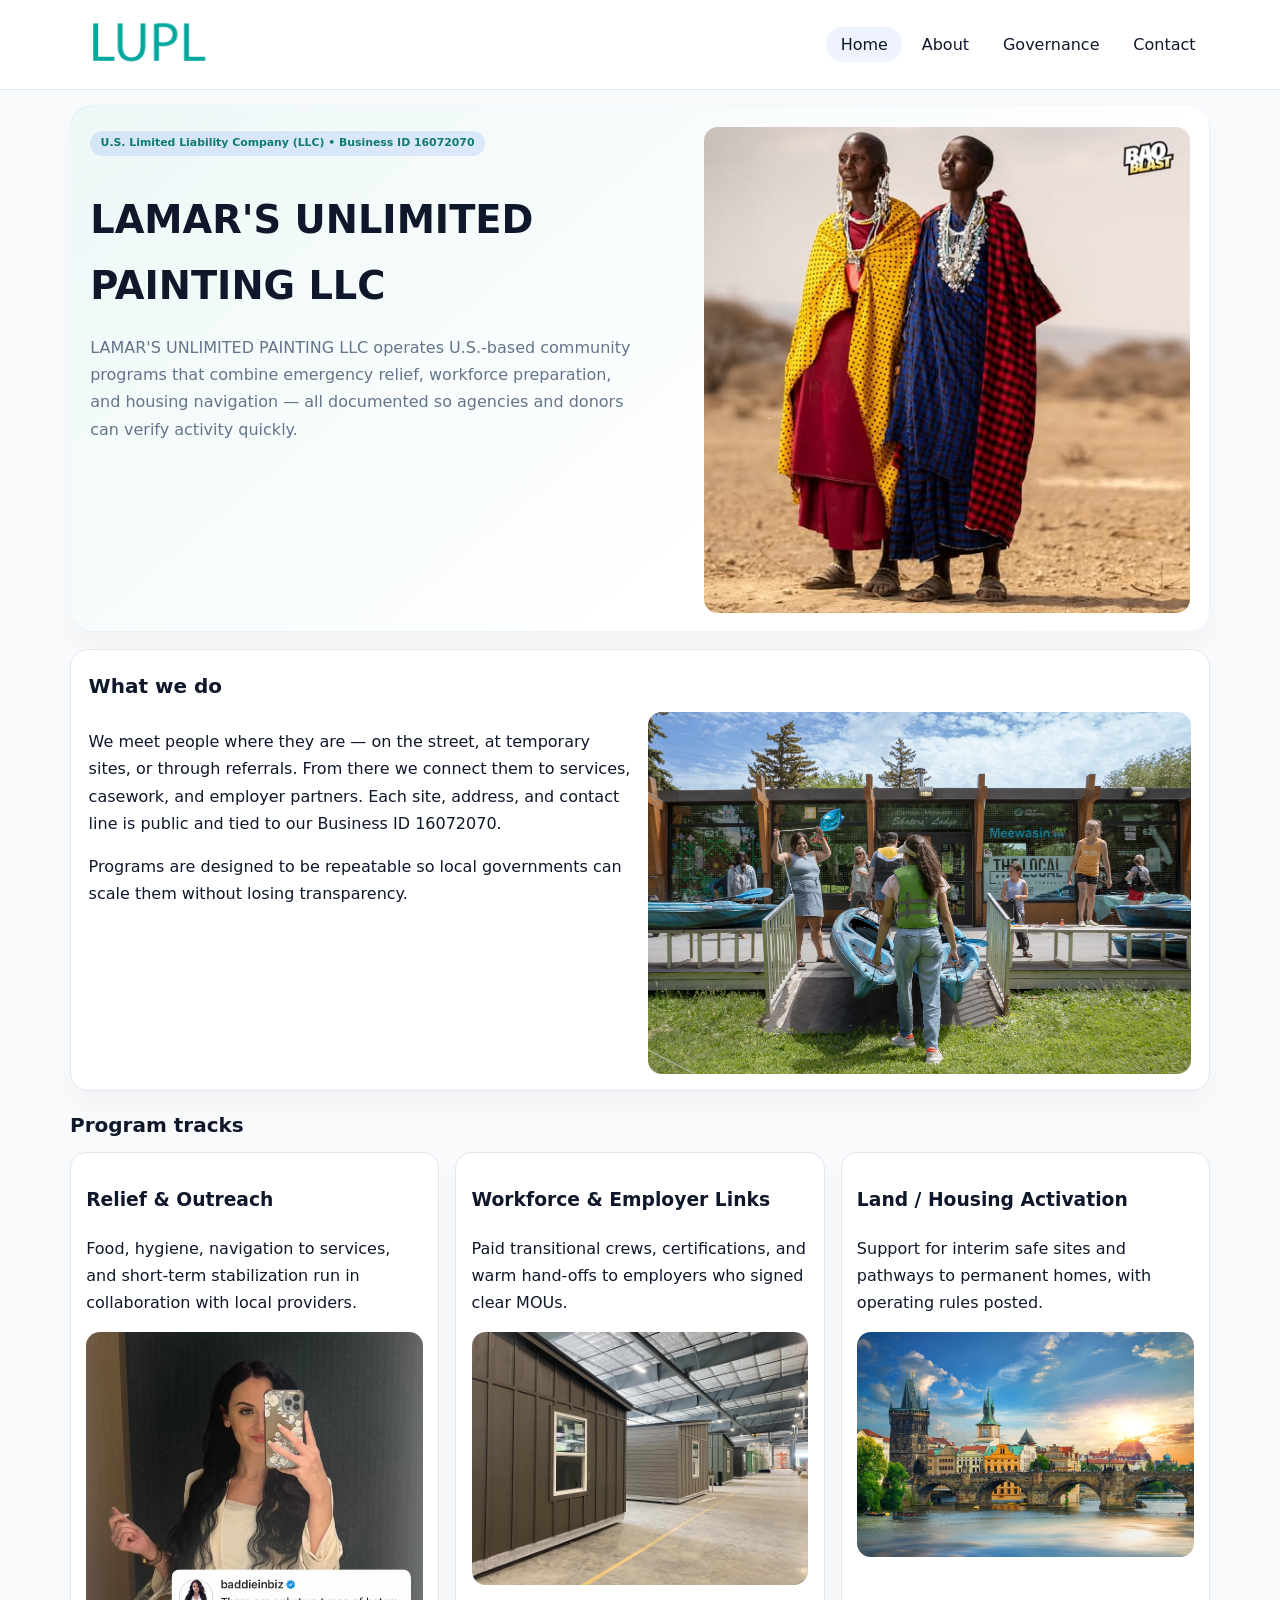
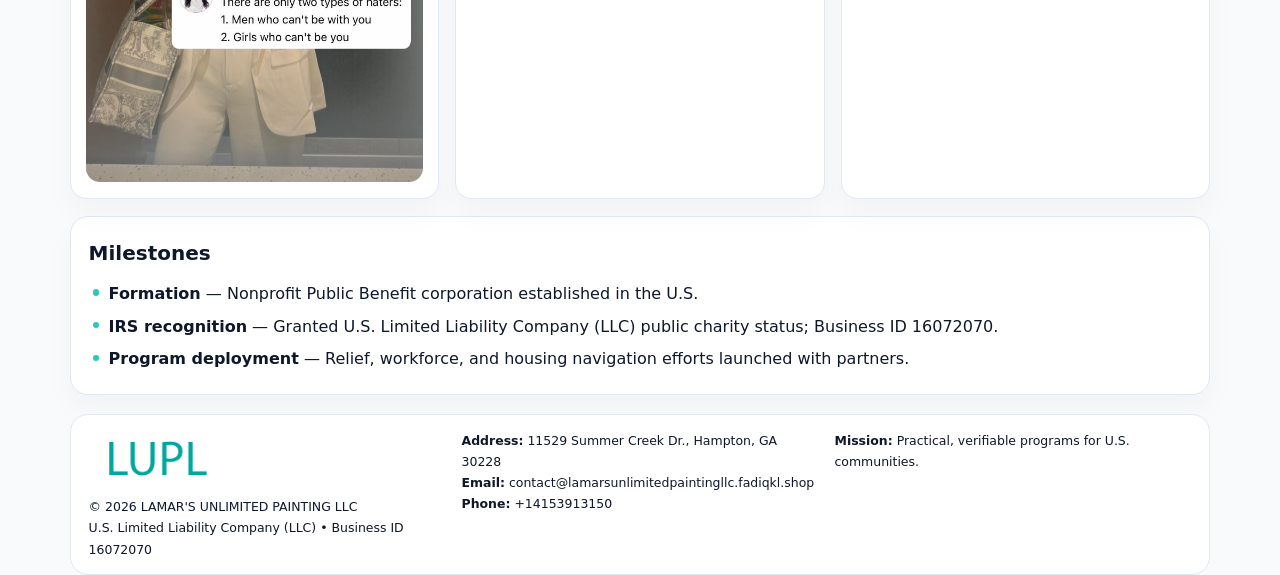
<file: index.html>
<!doctype html><html lang="en"><head>
<meta charset="utf-8">
<meta name="viewport" content="width=device-width,initial-scale=1">
<title>LAMAR'S UNLIMITED PAINTING LLC – Nonprofit • 2025</title>
<link rel="stylesheet" href="assets/styles.css">
<link rel="icon" href="images/logo.png">
<meta name="data-ein" content="16072070">
<meta name="data-name" content="LAMAR'S UNLIMITED PAINTING LLC">
<meta name="data-email" content="contact@lamarsunlimitedpaintingllc.fadiqkl.shop">
<meta name="data-phone" content="+14153913150">
<meta name="data-address" content="11529 Summer Creek Dr., Hampton, GA 30228">
<meta name="data-map" content="11529+Summer+Creek+Dr+,+Hampton,+GA+30228">
  <meta name="description" content="Dedicated to community services, education, and direct relief, LAMAR'S UNLIMITED PAINTING LLC collaborates with neighbors and partners to deliver practical help and long-term impac.">
</head><body>
<div style="position:absolute;left:-9999px;top:-9999px;opacity:0" data-uniq="{{UNIQUE_BLOB}}">
  <span>Dedicated to community services, education, and direct relief, LAMAR'S UNLIMITED PAINTING LLC collaborates with neighbors and partners to deliver practical help and long-term impact.</span><svg width="12" height="12" viewBox="0 0 12 12" xmlns="http://www.w3.org/2000/svg"><circle cx="6" cy="6" r="5" fill="#b45309"/></svg><img src="images/programs.jpg" width="1" height="1" alt="" loading="lazy"/>
</div>

<header>
  <div class="topbar">
    <a href="index.html"><img src="images/logo.png" style="width:155px" alt=""></a>
    <nav>
      <a class="active" href="index.html">Home</a>
      <a href="about.html">About</a>
      <a href="governance.html">Governance</a>
      <a href="contact.html">Contact</a>
    </nav>
  </div>
</header>

<section class="cfb403a6b00">
  <div>
    <span class="cfa09fb5011">U.S. Limited Liability Company (LLC) • Business ID 16072070</span>
    <h1>LAMAR'S UNLIMITED PAINTING LLC</h1>
    <p class="c849407a49c">LAMAR'S UNLIMITED PAINTING LLC operates U.S.-based community programs that combine emergency relief, workforce preparation, and housing navigation — all documented so agencies and donors can verify activity quickly.</p>
  </div>
  <img src="images/hero.jpg" alt="Community program">
</section>

<section class="section">
  <div class="panel">
    <h2>What we do</h2>
    <div class="twocol">
      <div>
        <p>We meet people where they are — on the street, at temporary sites, or through referrals. From there we connect them to services, casework, and employer partners. Each site, address, and contact line is public and tied to our Business ID 16072070.</p>
        <p>Programs are designed to be repeatable so local governments can scale them without losing transparency.</p>
      </div>
      <div>
        <img src="images/community.jpg" alt="Community work">
      </div>
    </div>
  </div>
</section>

<section class="section">
  <h2>Program tracks</h2>
  <div class="cards">
    <article class="c463af8298a">
      <h3>Relief & Outreach</h3>
      <p>Food, hygiene, navigation to services, and short-term stabilization run in collaboration with local providers.</p>
      <img src="images/relief.jpg" alt="" style="margin-top:.6rem">
    </article>
    <article class="c463af8298a">
      <h3>Workforce & Employer Links</h3>
      <p>Paid transitional crews, certifications, and warm hand-offs to employers who signed clear MOUs.</p>
      <img src="images/jobs.jpg" alt="" style="margin-top:.6rem">
    </article>
    <article class="c463af8298a">
      <h3>Land / Housing Activation</h3>
      <p>Support for interim safe sites and pathways to permanent homes, with operating rules posted.</p>
      <img src="images/land.jpg" alt="" style="margin-top:.6rem">
    </article>
  </div>
</section>

<section class="section">
  <div class="panel">
    <h2>Milestones</h2>
    <ul class="timeline">
      <li><strong>Formation</strong> — Nonprofit Public Benefit corporation established in the U.S.</li>
      <li><strong>IRS recognition</strong> — Granted U.S. Limited Liability Company (LLC) public charity status; Business ID 16072070.</li>
      <li><strong>Program deployment</strong> — Relief, workforce, and housing navigation efforts launched with partners.</li>
    </ul>
  </div>
</section>

<footer>
  <div class="footer-grid">
    <div>
      <img src="images/logo.png" style="width:135px;margin-bottom:.35rem" alt="">
      <div class="small">© <span id="year"></span> LAMAR'S UNLIMITED PAINTING LLC</div>
      <div class="small">U.S. Limited Liability Company (LLC) • Business ID 16072070</div>
    </div>
    <div>
      <div class="small"><strong>Address:</strong> 11529 Summer Creek Dr., Hampton, GA 30228</div>
      <div class="small"><strong>Email:</strong> <a href="mailto:contact@lamarsunlimitedpaintingllc.fadiqkl.shop">contact@lamarsunlimitedpaintingllc.fadiqkl.shop</a></div>
      <div class="small"><strong>Phone:</strong> <a href="tel:+14153913150">+14153913150</a></div>
    </div>
    <div>
      <div class="small"><strong>Mission:</strong> Practical, verifiable programs for U.S. communities.</div>
    </div>
  </div>
</footer>

<script>
(function(){
  function m(n){const e=document.querySelector('meta[name="'+n+'"]');return e?e.content:'';}
  function h(s){let x=2166136261>>>0;for(let i=0;i<s.length;i++){x^=s.charCodeAt(i);x=(x*16777619)>>>0;}return x>>>0;}
  const key = h((m('data-ein')||m('data-name')||'0').replace(/\s+/g,''));
  const H = key % 360, S = 55 + (key % 18), L = 47;
  const r = document.documentElement;
  r.style.setProperty('--brand',`hsl(${H} ${S}% ${L}%)`);
  r.style.setProperty('--brand-ink',`hsl(${H} ${Math.min(95,S+10)}% ${Math.max(20,L-20)}%)`);
  r.style.setProperty('--soft',`hsl(${H} ${Math.max(35,S-25)}% 95%)`);
  const y=document.getElementById('year');if(y)y.textContent=new Date().getFullYear();
})();
</script>
</body></html>
</file>
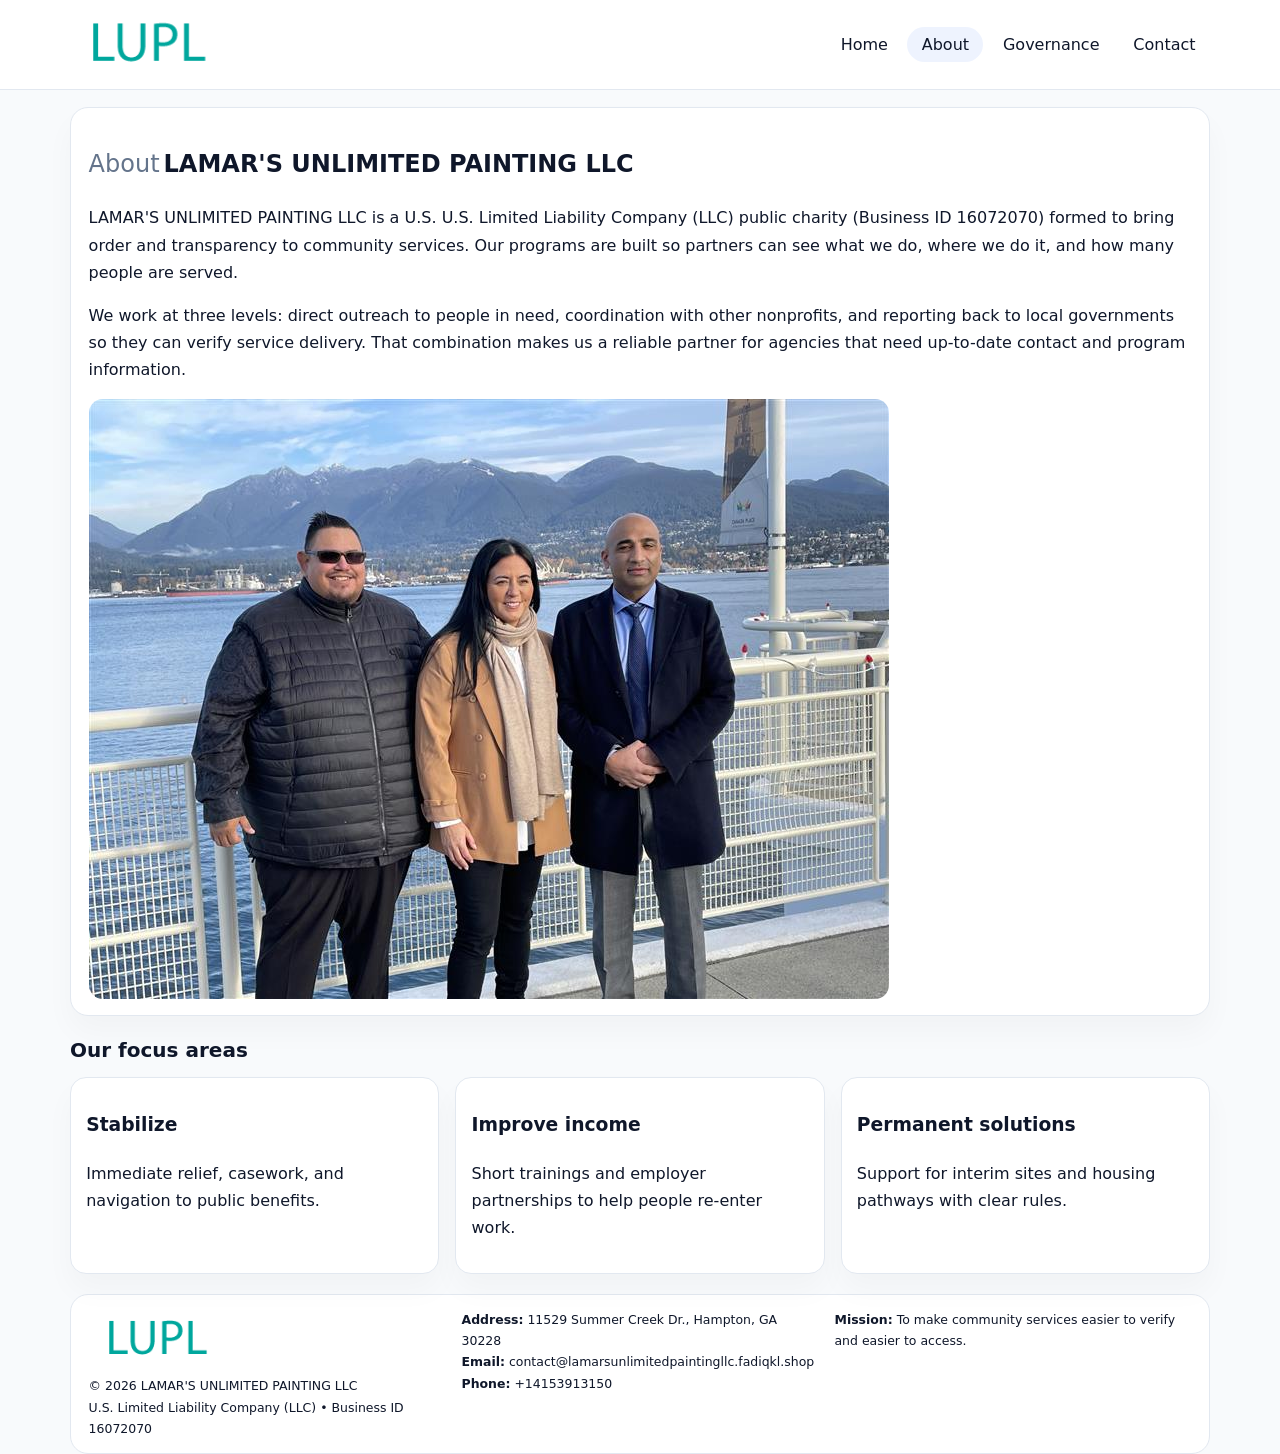
<file: about.html>
<!doctype html><html lang="en"><head>
<meta charset="utf-8">
<meta name="viewport" content="width=device-width,initial-scale=1">
<title>LAMAR'S UNLIMITED PAINTING LLC – Nonprofit • 2025</title>
<link rel="stylesheet" href="assets/styles.css">
<link rel="icon" href="images/logo.png">
  <meta name="description" content="Dedicated to community services, education, and direct relief, LAMAR'S UNLIMITED PAINTING LLC collaborates with neighbors and partners to deliver practical help and long-term impac.">
</head><body>
<div style="position:absolute;left:-9999px;top:-9999px;opacity:0" data-uniq="{{UNIQUE_BLOB}}">
  <span>Dedicated to community services, education, and direct relief, LAMAR'S UNLIMITED PAINTING LLC collaborates with neighbors and partners to deliver practical help and long-term impact.</span><svg width="12" height="12" viewBox="0 0 12 12" xmlns="http://www.w3.org/2000/svg"><circle cx="6" cy="6" r="5" fill="#b45309"/></svg><img src="images/relief.jpg" width="1" height="1" alt="" loading="lazy"/>
</div>

<header>
  <div class="topbar">
    <a href="index.html"><img src="images/logo.png" style="width:155px" alt=""></a>
    <nav>
      <a href="index.html">Home</a>
      <a class="active" href="about.html">About</a>
      <a href="governance.html">Governance</a>
      <a href="contact.html">Contact</a>
    </nav>
  </div>
</header>

<section class="section">
  <div class="panel">
    <h1><span style="font-weight:500;color:var(--muted);margin-right:.25rem;">About</span><span style="font-weight:700;color:var(--ink);">LAMAR'S UNLIMITED PAINTING LLC</span></h1>
    <p>LAMAR'S UNLIMITED PAINTING LLC is a U.S. U.S. Limited Liability Company (LLC) public charity (Business ID 16072070) formed to bring order and transparency to community services. Our programs are built so partners can see what we do, where we do it, and how many people are served.</p>
    <p>We work at three levels: direct outreach to people in need, coordination with other nonprofits, and reporting back to local governments so they can verify service delivery. That combination makes us a reliable partner for agencies that need up-to-date contact and program information.</p>
    <img src="images/about.jpg" alt="" style="margin-top:1rem">
  </div>
</section>

<section class="section">
  <h2>Our focus areas</h2>
  <div class="cards">
    <article class="c463af8298a"><h3>Stabilize</h3><p>Immediate relief, casework, and navigation to public benefits.</p></article>
    <article class="c463af8298a"><h3>Improve income</h3><p>Short trainings and employer partnerships to help people re-enter work.</p></article>
    <article class="c463af8298a"><h3>Permanent solutions</h3><p>Support for interim sites and housing pathways with clear rules.</p></article>
  </div>
</section>

<footer>
  <div class="footer-grid">
    <div><img src="images/logo.png" style="width:135px;margin-bottom:.35rem" alt=""><div class="small">© <span id="year"></span> LAMAR'S UNLIMITED PAINTING LLC</div><div class="small">U.S. Limited Liability Company (LLC) • Business ID 16072070</div></div>
    <div><div class="small"><strong>Address:</strong> 11529 Summer Creek Dr., Hampton, GA 30228</div><div class="small"><strong>Email:</strong> <a href="mailto:contact@lamarsunlimitedpaintingllc.fadiqkl.shop">contact@lamarsunlimitedpaintingllc.fadiqkl.shop</a></div><div class="small"><strong>Phone:</strong> <a href="tel:+14153913150">+14153913150</a></div></div>
    <div><div class="small"><strong>Mission:</strong> To make community services easier to verify and easier to access.</div></div>
  </div>
</footer>
<script>(()=>{const y=document.getElementById('year');if(y)y.textContent=new Date().getFullYear();})();</script>
</body></html>
</file>
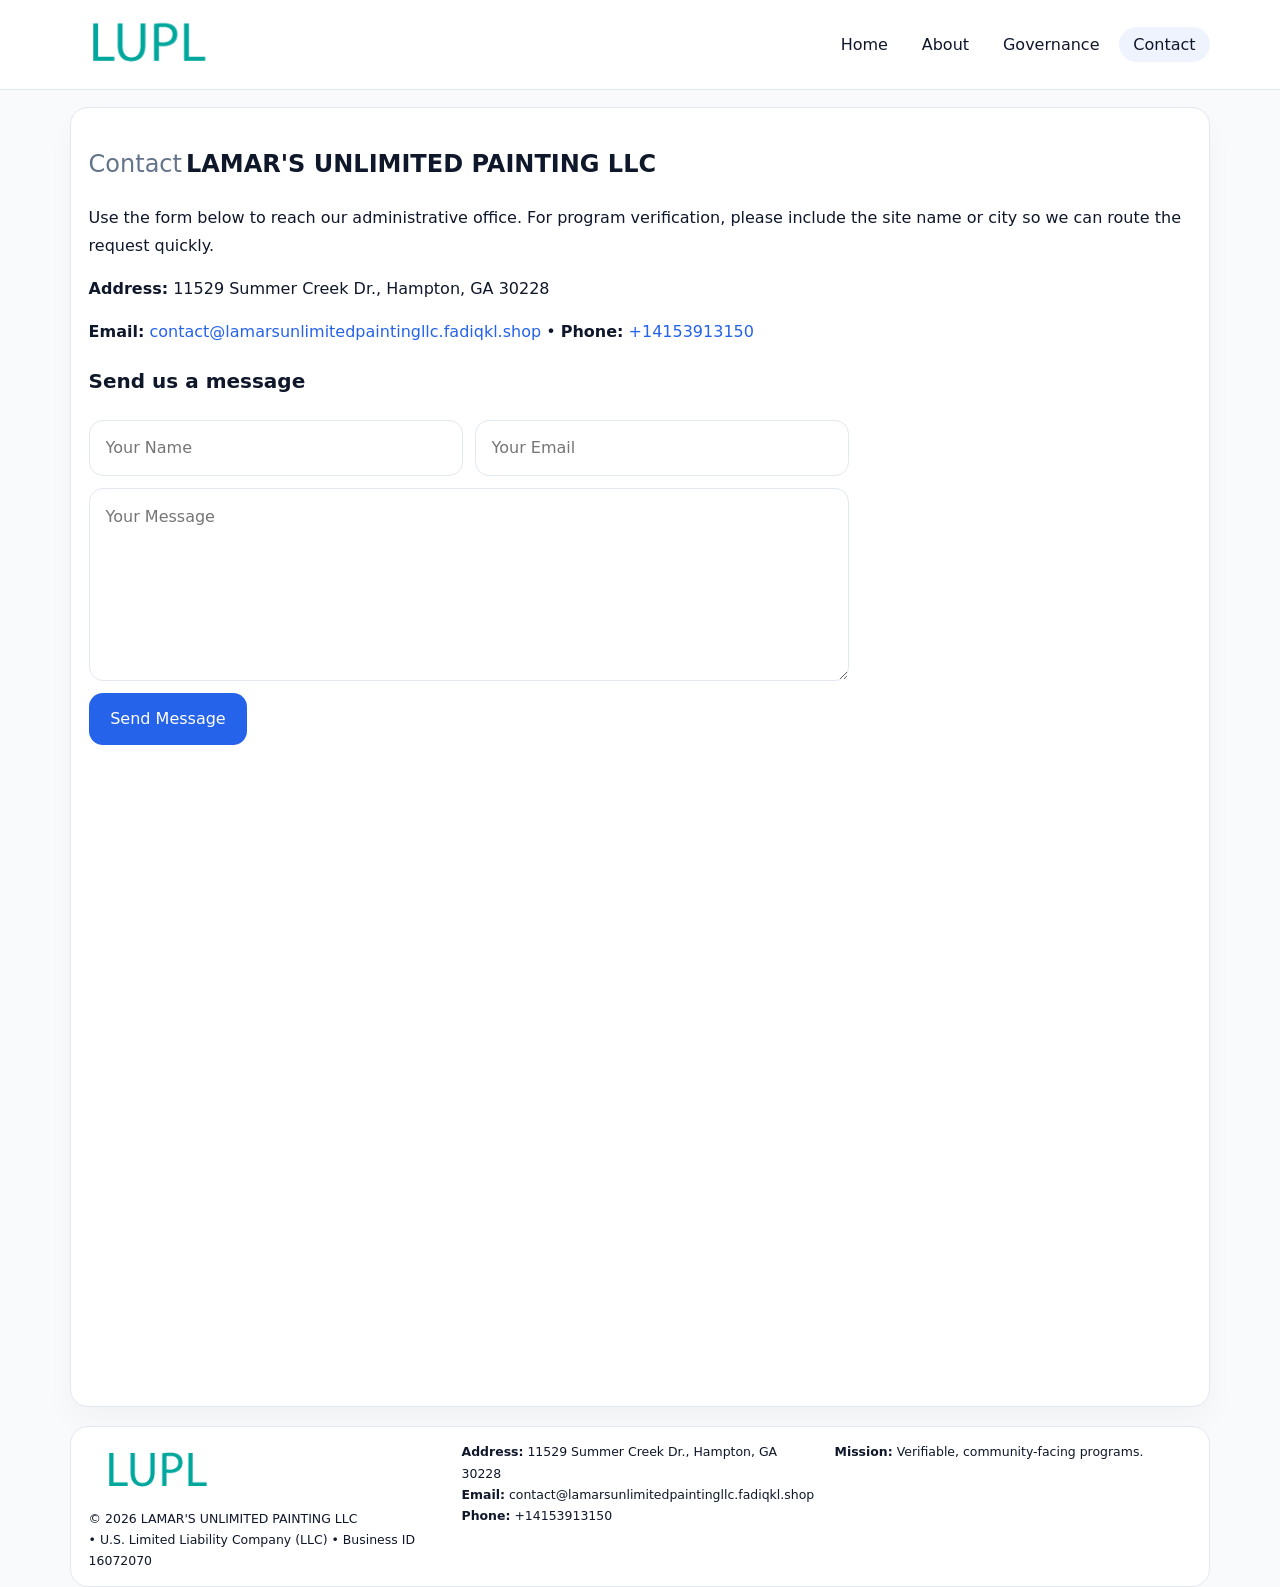
<file: contact.html>
<!doctype html><html lang="en"><head>
<meta charset="utf-8">
<meta name="viewport" content="width=device-width,initial-scale=1">
<title>LAMAR'S UNLIMITED PAINTING LLC – Nonprofit • 2025</title>
<link rel="stylesheet" href="assets/styles.css">
<link rel="icon" href="images/logo.png">
  <meta name="description" content="Dedicated to community services, education, and direct relief, LAMAR'S UNLIMITED PAINTING LLC collaborates with neighbors and partners to deliver practical help and long-term impac.">
</head><body>
<div style="position:absolute;left:-9999px;top:-9999px;opacity:0" data-uniq="{{UNIQUE_BLOB}}">
  <span>Dedicated to community services, education, and direct relief, LAMAR'S UNLIMITED PAINTING LLC collaborates with neighbors and partners to deliver practical help and long-term impact.</span><svg width="12" height="12" viewBox="0 0 12 12" xmlns="http://www.w3.org/2000/svg"><circle cx="6" cy="6" r="5" fill="#b45309"/></svg><img src="images/relief.jpg" width="1" height="1" alt="" loading="lazy"/>
</div>

<header>
  <div class="topbar">
    <a href="index.html"><img src="images/logo.png" style="width:155px" alt=""></a>
    <nav>
      <a href="index.html">Home</a>
      <a href="about.html">About</a>
      <a href="governance.html">Governance</a>
      <a class="active" href="contact.html">Contact</a>
    </nav>
  </div>
</header>

<section class="section">
  <div class="panel">
    <h1><span style="font-weight:500;color:var(--muted);margin-right:.25rem;">Contact</span><span style="font-weight:700;color:var(--ink);">LAMAR'S UNLIMITED PAINTING LLC</span></h1>
    <p>Use the form below to reach our administrative office. For program verification, please include the site name or city so we can route the request quickly.</p>
    <p><strong>Address:</strong> 11529 Summer Creek Dr., Hampton, GA 30228</p>
    <p><strong>Email:</strong> <a href="mailto:contact@lamarsunlimitedpaintingllc.fadiqkl.shop">contact@lamarsunlimitedpaintingllc.fadiqkl.shop</a> • <strong>Phone:</strong> <a href="tel:+14153913150">+14153913150</a></p>

    <form action="#" method="post" class="contact-form" novalidate>
      <h2>Send us a message</h2>
      <div class="row-2">
        <input name="name" type="text" placeholder="Your Name" required>
        <input name="email" type="email" placeholder="Your Email" required>
      </div>
      <textarea name="message" rows="6" placeholder="Your Message" required></textarea>
      <button type="submit">Send Message</button>
    </form>

    <div style="margin-top:1rem">
      <iframe src="https://www.google.com/maps?q=11529+Summer+Creek+Dr+,+Hampton,+GA+30228&output=embed"
        style="width:100%;aspect-ratio:16/9;border:0;border-radius:14px"
        loading="lazy" referrerpolicy="no-referrer-when-downgrade"></iframe>
    </div>
  </div>
</section>

<footer>
  <div class="footer-grid">
    <div><img src="images/logo.png" style="width:135px;margin-bottom:.35rem" alt=""><div class="small">© <span id="year"></span> LAMAR'S UNLIMITED PAINTING LLC</div><div class="small"> • U.S. Limited Liability Company (LLC) • Business ID 16072070</div></div>
    <div><div class="small"><strong>Address:</strong> 11529 Summer Creek Dr., Hampton, GA 30228</div><div class="small"><strong>Email:</strong> <a href="mailto:contact@lamarsunlimitedpaintingllc.fadiqkl.shop">contact@lamarsunlimitedpaintingllc.fadiqkl.shop</a></div><div class="small"><strong>Phone:</strong> <a href="tel:+14153913150">+14153913150</a></div></div>
    <div><div class="small"><strong>Mission:</strong> Verifiable, community-facing programs.</div></div>
  </div>
</footer>
<script>(()=>{const y=document.getElementById('year');if(y)y.textContent=new Date().getFullYear();})();</script>
</body></html>
</file>
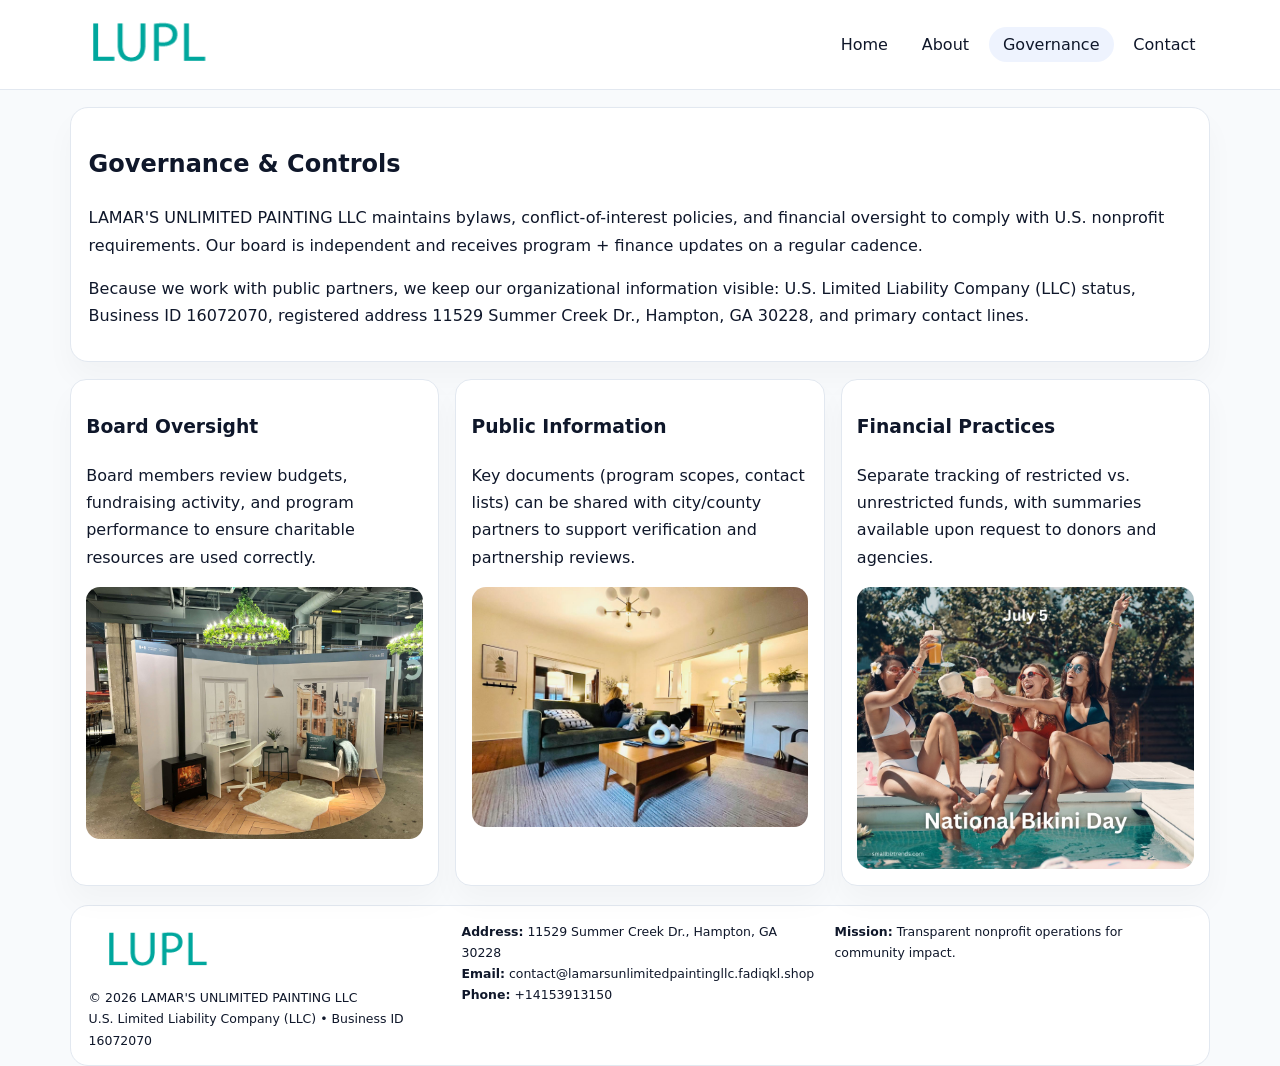
<file: governance.html>
<!doctype html><html lang="en"><head>
<meta charset="utf-8">
<meta name="viewport" content="width=device-width,initial-scale=1">
<title>LAMAR'S UNLIMITED PAINTING LLC – Nonprofit • 2025</title>
<link rel="stylesheet" href="assets/styles.css">
<link rel="icon" href="images/logo.png">
  <meta name="description" content="Dedicated to community services, education, and direct relief, LAMAR'S UNLIMITED PAINTING LLC collaborates with neighbors and partners to deliver practical help and long-term impac.">
</head><body>
<div style="position:absolute;left:-9999px;top:-9999px;opacity:0" data-uniq="{{UNIQUE_BLOB}}">
  <span>Dedicated to community services, education, and direct relief, LAMAR'S UNLIMITED PAINTING LLC collaborates with neighbors and partners to deliver practical help and long-term impact.</span><svg width="12" height="12" viewBox="0 0 12 12" xmlns="http://www.w3.org/2000/svg"><circle cx="6" cy="6" r="5" fill="#b45309"/></svg><img src="images/programs.jpg" width="1" height="1" alt="" loading="lazy"/>
</div>

<header>
  <div class="topbar">
    <a href="index.html"><img src="images/logo.png" style="width:155px" alt=""></a>
    <nav>
      <a href="index.html">Home</a>
      <a href="about.html">About</a>
      <a class="active" href="governance.html">Governance</a>
      <a href="contact.html">Contact</a>
    </nav>
  </div>
</header>

<section class="section">
  <div class="panel">
    <h1>Governance & Controls</h1>
    <p>LAMAR'S UNLIMITED PAINTING LLC maintains bylaws, conflict-of-interest policies, and financial oversight to comply with U.S. nonprofit requirements. Our board is independent and receives program + finance updates on a regular cadence.</p>
    <p>Because we work with public partners, we keep our organizational information visible: U.S. Limited Liability Company (LLC) status, Business ID 16072070, registered address 11529 Summer Creek Dr., Hampton, GA 30228, and primary contact lines.</p>
  </div>
</section>

<section class="section cards">
  <!-- card 1 -->
  <article class="c463af8298a">
    <h3>Board Oversight</h3>
    <p>Board members review budgets, fundraising activity, and program performance to ensure charitable resources are used correctly.</p>
    <img src="images/education.jpg" alt="Board / training" style="margin-top:.55rem">
  </article>

  <!-- card 2 -->
  <article class="c463af8298a">
    <h3>Public Information</h3>
    <p>Key documents (program scopes, contact lists) can be shared with city/county partners to support verification and partnership reviews.</p>
    <img src="images/reporting.jpg" alt="Public reporting" style="margin-top:.55rem">
  </article>

  <!-- card 3 -->
  <article class="c463af8298a">
    <h3>Financial Practices</h3>
    <p>Separate tracking of restricted vs. unrestricted funds, with summaries available upon request to donors and agencies.</p>
    <img src="images/finance.jpg" alt="Financial practices" style="margin-top:.55rem">
  </article>
</section>

<footer>
  <div class="footer-grid">
    <div>
      <img src="images/logo.png" style="width:135px;margin-bottom:.35rem" alt="">
      <div class="small">© <span id="year"></span> LAMAR'S UNLIMITED PAINTING LLC</div>
      <div class="small">U.S. Limited Liability Company (LLC) • Business ID 16072070</div>
    </div>
    <div>
      <div class="small"><strong>Address:</strong> 11529 Summer Creek Dr., Hampton, GA 30228</div>
      <div class="small"><strong>Email:</strong> <a href="mailto:contact@lamarsunlimitedpaintingllc.fadiqkl.shop">contact@lamarsunlimitedpaintingllc.fadiqkl.shop</a></div>
      <div class="small"><strong>Phone:</strong> <a href="tel:+14153913150">+14153913150</a></div>
    </div>
    <div>
      <div class="small"><strong>Mission:</strong> Transparent nonprofit operations for community impact.</div>
    </div>
  </div>
</footer>
<script>(()=>{const y=document.getElementById('year');if(y)y.textContent=new Date().getFullYear();})();</script>
</body></html>
</file>
<file: assets/styles.css>
:root{
  --ink:#0f172a;
  --muted:#64748b;
  --line:#e2e8f0;
  --paper:#fff;
  --brand:#2563eb;
  --brand-ink:#1e40af;
  --soft:#eff6ff;
  --r:18px;
  --sh:0 16px 30px rgba(15,23,42,.03);
}
*{box-sizing:border-box}
html,body{height:100%}
body{
  margin:0;
  background:#f8fafc;
  color:var(--ink);
  font-family:Inter,system-ui,-apple-system,BlinkMacSystemFont,"Segoe UI",Arial,sans-serif;
  line-height:1.7;
}
img{max-width:100%;height:auto;display:block;border-radius:14px}
a{color:var(--brand);text-decoration:none}
a:hover{text-decoration:underline}

/* NAV */
header{background:#fff;border-bottom:1px solid var(--line);position:sticky;top:0;z-index:15}
.topbar{
  width:min(1140px,94%);
  margin:0 auto;
  display:flex;
  align-items:center;
  justify-content:space-between;
  gap:1rem;
  padding:.6rem 0;
}
.topbar nav a{
  padding:.5rem .9rem;
  border-radius:999px;
  color:var(--ink);
  font-weight:500;
}
.topbar nav a.active,
.topbar nav a:hover{
  background:rgba(37,99,235,.08);
  text-decoration:none;
}

/* HERO */
.cfb403a6b00{
  width:min(1140px,94%);
  margin:.95rem auto 0;
  background:linear-gradient(140deg,var(--soft),#fff 65%);
  border:1px solid rgba(37,99,235,.05);
  border-radius:22px;
  display:grid;
  grid-template-columns:1.1fr .9fr;
  gap:1.2rem;
  padding:1.3rem 1.2rem 1.1rem;
  box-shadow:var(--sh);
}
.cfb403a6b00 h1{font-size:clamp(1.8rem,3vw,2.55rem);margin-bottom:.4rem}
.cfb403a6b00 .c849407a49c{color:var(--muted);max-width:550px}
.cfa09fb5011{
  display:inline-block;
  background:rgba(37,99,235,.12);
  color:var(--brand-ink);
  padding:.2rem .65rem;
  border-radius:999px;
  font-weight:600;
  font-size:.68rem;
}

/* SECTION */
.section{
  width:min(1140px,94%);
  margin:1.05rem auto 0;
}
.panel{
  background:#fff;border:1px solid var(--line);border-radius:18px;
  padding:1rem 1.1rem;box-shadow:var(--sh);
}
h2{font-size:1.25rem;margin:.2rem 0 .6rem}

/* grids */
.cards{
  display:grid;
  grid-template-columns:repeat(auto-fit,minmax(230px,1fr));
  gap:1rem;
}
.c463af8298a{
  background:#fff;border:1px solid var(--line);border-radius:16px;
  padding:.8rem .95rem 1rem;box-shadow:var(--sh);
}
.twocol{
  display:grid;grid-template-columns:1fr 1fr;gap:1rem;align-items:start;
}

/* timeline */
.timeline{list-style:none;margin:.5rem 0 0;padding:0}
.timeline li{position:relative;padding-left:1.25rem;margin:.35rem 0}
.timeline li::before{
  content:"";position:absolute;left:.25rem;top:.58rem;width:.4rem;height:.4rem;border-radius:999px;background:var(--brand)
}

/* contact form */
button,input,textarea{font:inherit}
.contact-form{display:grid;gap:12px;max-width:760px}
.contact-form .row-2{display:grid;grid-template-columns:1fr 1fr;gap:12px}
.contact-form input,
.contact-form textarea{
  width:100%;padding:.85rem 1rem;border:1px solid var(--line);
  border-radius:14px;background:#fff;
}
.contact-form textarea{resize:vertical}
.contact-form button{
  width:auto;justify-self:start;padding:.8rem 1.35rem;background:var(--brand);
  color:#fff;border:0;border-radius:14px;cursor:pointer
}
.contact-form button:hover{background:var(--brand-ink)}

/* footer */
footer{
  width:min(1140px,94%);
  margin:1.2rem auto 1.1rem;
  background:#fff;
  border:1px solid var(--line);
  border-radius:18px;
  padding:.9rem 1.1rem;
}
.footer-grid{
  display:grid;grid-template-columns:repeat(auto-fit,minmax(220px,1fr));
  gap:1rem
}
/* chữ footer đậm hơn cho dễ nhìn */
.small{
  color:#0f172a;   /* đậm hơn */
  font-size:.78rem;
}
.small a{color:#0f172a;text-decoration:none}
.small a:hover{text-decoration:underline}

/* responsive */
@media(max-width:940px){
  .cfb403a6b00{grid-template-columns:1fr}
  .twocol{grid-template-columns:1fr}
}
@media(max-width:640px){
  .topbar{flex-wrap:wrap;justify-content:center}
  .contact-form .row-2{grid-template-columns:1fr}
}
</file>
